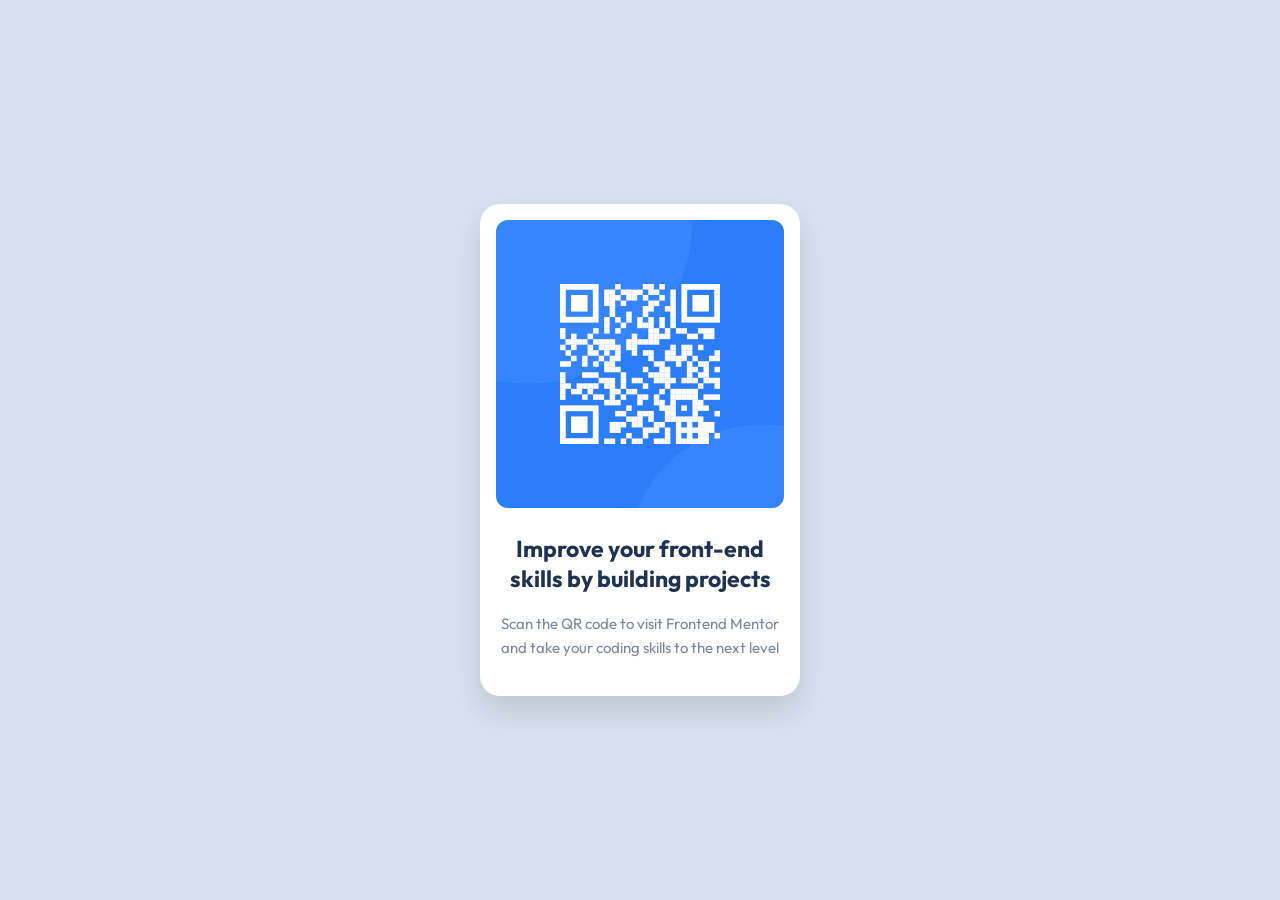
<file: index.html>
<!DOCTYPE html>
<html lang="en">
<head>
  <meta charset="UTF-8">
  <meta name="viewport" content="width=device-width, initial-scale=1.0">
  <title>QR Code Component</title>
    <link rel="stylesheet" href="./style.css">
    <!-- Google Font -->
    <link href="https://fonts.googleapis.com/css2?family=Outfit:wght@400;700&display=swap" rel="stylesheet">
</head>
<body>
  
  <div class="container">

      <div class="card">

          <img src="images/image-qr-code.png" alt="QR Code">

          <h2>
              Improve your front-end skills by building projects
          </h2>

          <p>
              Scan the QR code to visit Frontend Mentor and take your coding skills to the next level
          </p>

      </div>

  </div>

</body>
</html>
</file>
<file: style.css>
/* Reset */

*{
    margin:0;
    padding:0;
    box-sizing:border-box;
}

body{
    font-family:'Outfit',sans-serif;
    background:#d6e2f0;
    display:flex;
    justify-content:center;
    align-items:center;
    min-height:100vh;
}

/* Center Container */

.container{
    width:100%;
    display:flex;
    justify-content:center;
    align-items:center;
}

/* Card */

.card{

    background:#fff;
    width:320px;
    padding:16px;
    border-radius:20px;
    text-align:center;
    box-shadow:0 15px 30px rgba(0,0,0,.12);
}

/* QR Image */
.card img{
    width:100%;
    border-radius:12px;
    margin-bottom:22px;
}

/* Heading */
.card h2{

    color:#1f3251;
    font-size:23px;
    font-weight:700;
    line-height:1.3;
    margin-bottom:18px;
}

/* Paragraph */

.card p{
    color:#7b879d;
    font-size:15px;
    line-height:1.6;
    margin-bottom:20px;
}
</file>
<file: qr-code-component/style.css>
/* Reset */

*{
    margin:0;
    padding:0;
    box-sizing:border-box;
}

body{
    font-family:'Outfit',sans-serif;
    background:#d6e2f0;
    display:flex;
    justify-content:center;
    align-items:center;
    min-height:100vh;
}

/* Center Container */

.container{
    width:100%;
    display:flex;
    justify-content:center;
    align-items:center;
}

/* Card */

.card{

    background:#fff;
    width:320px;
    padding:16px;
    border-radius:20px;
    text-align:center;
    box-shadow:0 15px 30px rgba(0,0,0,.12);
}

/* QR Image */
.card img{
    width:100%;
    border-radius:12px;
    margin-bottom:22px;
}

/* Heading */
.card h2{

    color:#1f3251;
    font-size:23px;
    font-weight:700;
    line-height:1.3;
    margin-bottom:18px;
}

/* Paragraph */

.card p{
    color:#7b879d;
    font-size:15px;
    line-height:1.6;
    margin-bottom:20px;
}
</file>
